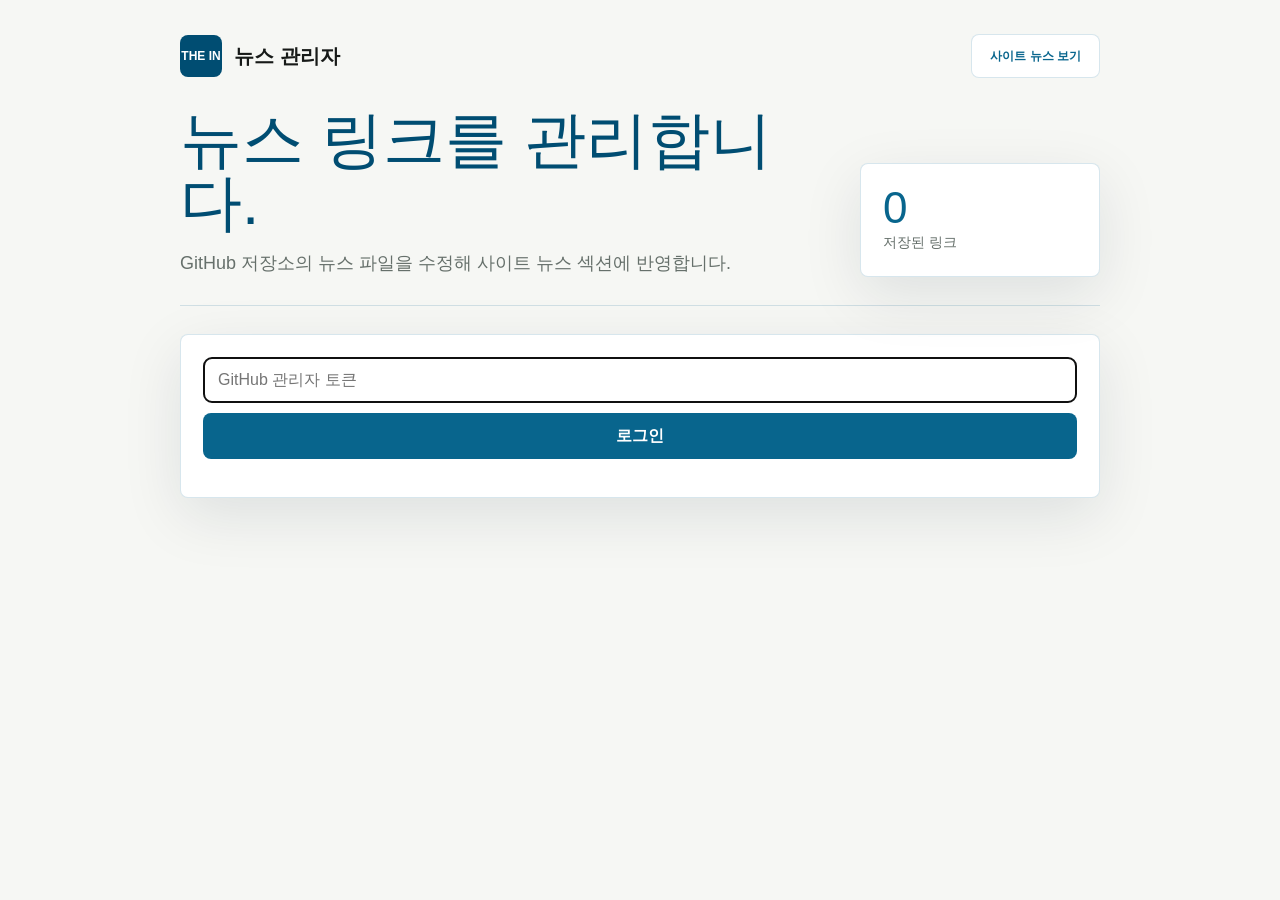
<file: admin.html>
<!doctype html>
<html lang="ko">
  <head>
    <meta charset="UTF-8" />
    <meta name="viewport" content="width=device-width, initial-scale=1.0" />
    <meta name="theme-color" content="#063e62" />
    <title>THE IN PARTNERS - News Admin</title>
    <style>
      :root {
        --blue: #08658d;
        --deep: #004d72;
        --line: rgba(8, 101, 141, 0.16);
        --bg: #f6f7f4;
        --panel: #ffffff;
        --muted: #66706b;
        --text: #171a18;
        --danger: #a33a3a;
      }

      * {
        box-sizing: border-box;
      }

      body {
        margin: 0;
        background: var(--bg);
        color: var(--text);
        font-family: Manrope, Arial, sans-serif;
        line-height: 1.5;
      }

      button,
      input,
      textarea {
        font: inherit;
      }

      .admin-shell {
        width: min(920px, calc(100% - 40px));
        margin: 0 auto;
        padding: 34px 0 54px;
      }

      .topbar {
        display: flex;
        align-items: center;
        justify-content: space-between;
        gap: 18px;
        margin-bottom: 30px;
      }

      .brand {
        display: flex;
        align-items: center;
        gap: 12px;
        font-weight: 800;
        font-size: 20px;
      }

      .mark {
        width: 42px;
        height: 42px;
        display: grid;
        place-items: center;
        border-radius: 8px;
        background: var(--deep);
        color: white;
        font-size: 12px;
      }

      .home-link,
      .primary-btn,
      .danger-btn {
        border-radius: 8px;
        cursor: pointer;
        font-weight: 800;
        text-decoration: none;
      }

      .home-link {
        display: inline-flex;
        align-items: center;
        justify-content: center;
        min-height: 44px;
        padding: 0 18px;
        border: 1px solid var(--line);
        background: white;
        color: var(--blue);
        font-size: 12px;
      }

      .hero {
        display: grid;
        grid-template-columns: minmax(0, 1fr) 240px;
        gap: 28px;
        align-items: end;
        padding-bottom: 28px;
        border-bottom: 1px solid var(--line);
        margin-bottom: 28px;
      }

      h1 {
        margin: 0 0 16px;
        color: var(--deep);
        font-size: clamp(34px, 5vw, 62px);
        line-height: 1.02;
        font-weight: 500;
        letter-spacing: 0;
      }

      .lead {
        max-width: 660px;
        margin: 0;
        color: var(--muted);
        font-size: 18px;
      }

      .stat,
      .panel {
        border: 1px solid var(--line);
        border-radius: 8px;
        background: var(--panel);
        box-shadow: 0 18px 60px rgba(0, 32, 48, 0.1);
      }

      .stat {
        padding: 22px;
      }

      .stat strong {
        display: block;
        color: var(--blue);
        font-size: 44px;
        line-height: 1;
        font-weight: 500;
      }

      .stat span {
        color: var(--muted);
        font-size: 14px;
      }

      .panel {
        padding: 22px;
      }

      .panel-heading {
        display: flex;
        align-items: center;
        justify-content: space-between;
        gap: 16px;
        margin-bottom: 18px;
      }

      .panel-heading h2 {
        margin: 0;
        color: var(--deep);
        font-size: 22px;
      }

      .edit-status {
        padding: 5px 9px;
        border-radius: 6px;
        background: rgba(8, 101, 141, 0.1);
        color: var(--blue);
        font-size: 12px;
        font-weight: 800;
      }

      .login-form,
      .admin-form {
        display: grid;
        gap: 10px;
      }

      .admin-form {
        grid-template-columns: 1fr 1fr;
      }

      .admin-form .full {
        grid-column: 1 / -1;
      }

      .input {
        min-height: 46px;
        border: 1px solid var(--line);
        border-radius: 8px;
        padding: 0 14px;
        background: white;
        color: var(--text);
      }

      textarea.input {
        min-height: 92px;
        padding: 12px 14px;
        resize: vertical;
      }

      .image-preview {
        grid-column: 1 / -1;
        min-height: 180px;
        overflow: hidden;
        border: 1px solid var(--line);
        border-radius: 8px;
        background: #eef1ed;
      }

      .image-preview img {
        display: block;
        width: 100%;
        height: 220px;
        object-fit: cover;
      }

      .image-preview-empty {
        min-height: 180px;
        display: grid;
        place-items: center;
        color: var(--muted);
        font-size: 13px;
      }

      .form-actions {
        grid-column: 1 / -1;
        display: grid;
        grid-template-columns: 1fr auto;
        gap: 10px;
      }

      .primary-btn,
      .secondary-btn,
      .edit-btn {
        min-height: 46px;
        border-radius: 8px;
        cursor: pointer;
        font-weight: 800;
      }

      .primary-btn {
        border: 0;
        background: var(--blue);
        color: white;
      }

      .secondary-btn,
      .edit-btn {
        border: 1px solid var(--line);
        background: white;
        color: var(--blue);
      }

      .secondary-btn {
        padding: 0 18px;
      }

      .admin-list {
        display: grid;
        gap: 10px;
        margin-top: 22px;
      }

      .admin-item {
        display: grid;
        grid-template-columns: 86px minmax(0, 1fr) auto;
        gap: 12px;
        align-items: center;
        padding: 12px;
        border: 1px solid var(--line);
        border-radius: 8px;
        background: white;
      }

      .admin-item.is-editing {
        border-color: var(--blue);
        box-shadow: 0 0 0 2px rgba(8, 101, 141, 0.08);
      }

      .admin-thumb {
        width: 86px;
        height: 64px;
        overflow: hidden;
        border-radius: 6px;
        background: #eef1ed;
      }

      .admin-thumb img {
        display: block;
        width: 100%;
        height: 100%;
        object-fit: cover;
      }

      .admin-thumb-fallback {
        height: 100%;
        display: grid;
        place-items: center;
        color: var(--muted);
        font-size: 11px;
        font-weight: 800;
      }

      .admin-news-text {
        min-width: 0;
        display: grid;
        gap: 4px;
      }

      .admin-news-text span {
        color: var(--muted);
        font-size: 13px;
      }

      .admin-url {
        min-width: 0;
        overflow: hidden;
        color: var(--blue);
        font-weight: 800;
        text-overflow: ellipsis;
        white-space: nowrap;
      }

      .danger-btn {
        width: 40px;
        height: 40px;
        border: 1px solid #efcaca;
        background: #fff8f8;
        color: var(--danger);
      }

      .admin-actions {
        display: flex;
        gap: 8px;
      }

      .edit-btn {
        min-height: 40px;
        padding: 0 13px;
        font-size: 13px;
      }

      .message,
      .empty {
        margin-top: 12px;
        color: var(--muted);
      }

      .empty {
        padding: 28px;
        border: 1px dashed #bbc6bf;
        border-radius: 8px;
        text-align: center;
      }

      .hidden {
        display: none;
      }

      @media (max-width: 720px) {
        .admin-shell {
          width: min(100% - 28px, 920px);
          padding-top: 22px;
        }

        .topbar,
        .hero {
          grid-template-columns: 1fr;
          align-items: start;
        }

        .topbar {
          flex-direction: column;
        }

        .admin-form {
          grid-template-columns: 1fr;
        }

        .form-actions {
          grid-template-columns: 1fr;
        }

        .admin-item {
          grid-template-columns: 72px minmax(0, 1fr);
        }

        .admin-thumb {
          width: 72px;
          height: 58px;
        }

        .admin-actions {
          grid-column: 1 / -1;
          justify-content: flex-end;
        }
      }
    </style>
  </head>
  <body>
    <main class="admin-shell">
      <nav class="topbar" aria-label="상단 메뉴">
        <div class="brand"><span class="mark" aria-hidden="true">THE IN</span><span>뉴스 관리자</span></div>
        <a class="home-link" href="./index.html#news">사이트 뉴스 보기</a>
      </nav>

      <section class="hero">
        <div>
          <h1>뉴스 링크를 관리합니다.</h1>
          <p class="lead">GitHub 저장소의 뉴스 파일을 수정해 사이트 뉴스 섹션에 반영합니다.</p>
        </div>
        <aside class="stat" aria-label="등록된 뉴스 수">
          <strong id="adminCount">0</strong>
          <span>저장된 링크</span>
        </aside>
      </section>

      <section class="panel" id="loginPanel">
        <form class="login-form" id="loginForm">
          <input class="input" id="githubToken" type="password" autocomplete="current-password" placeholder="GitHub 관리자 토큰" autofocus />
          <button class="primary-btn" type="submit">로그인</button>
        </form>
        <p class="message" id="loginMessage"></p>
      </section>

      <section class="panel hidden" id="managerPanel">
        <div class="panel-heading">
          <h2 id="newsFormTitle">기사 추가</h2>
          <span class="edit-status hidden" id="editStatus">편집 중</span>
        </div>
        <form class="admin-form" id="newsForm">
          <input class="input full" id="newsUrl" type="url" aria-label="기사 원문 URL" placeholder="https://news.example.com/article" required />
          <input class="input" id="newsTitle" type="text" aria-label="기사 제목" placeholder="기사 제목" />
          <input class="input" id="newsDate" type="text" aria-label="기사 날짜" placeholder="날짜" />
          <input class="input full" id="newsImage" type="url" aria-label="썸네일 이미지 URL" placeholder="썸네일 이미지 URL" />
          <div class="image-preview" id="newsImagePreview" aria-live="polite">
            <div class="image-preview-empty">썸네일 미리보기</div>
          </div>
          <textarea class="input full" id="newsExcerpt" aria-label="기사 요약" placeholder="기사 요약"></textarea>
          <div class="form-actions">
            <button class="primary-btn" id="newsSubmit" type="submit">추가</button>
            <button class="secondary-btn hidden" id="newsEditCancel" type="button">취소</button>
          </div>
        </form>
        <div class="admin-list" id="adminList"></div>
        <p class="message" id="message"></p>
      </section>
    </main>

    <script src="./js/news-admin.js?v=20260716-news-edit-2"></script>
  </body>
</html>
</file>
